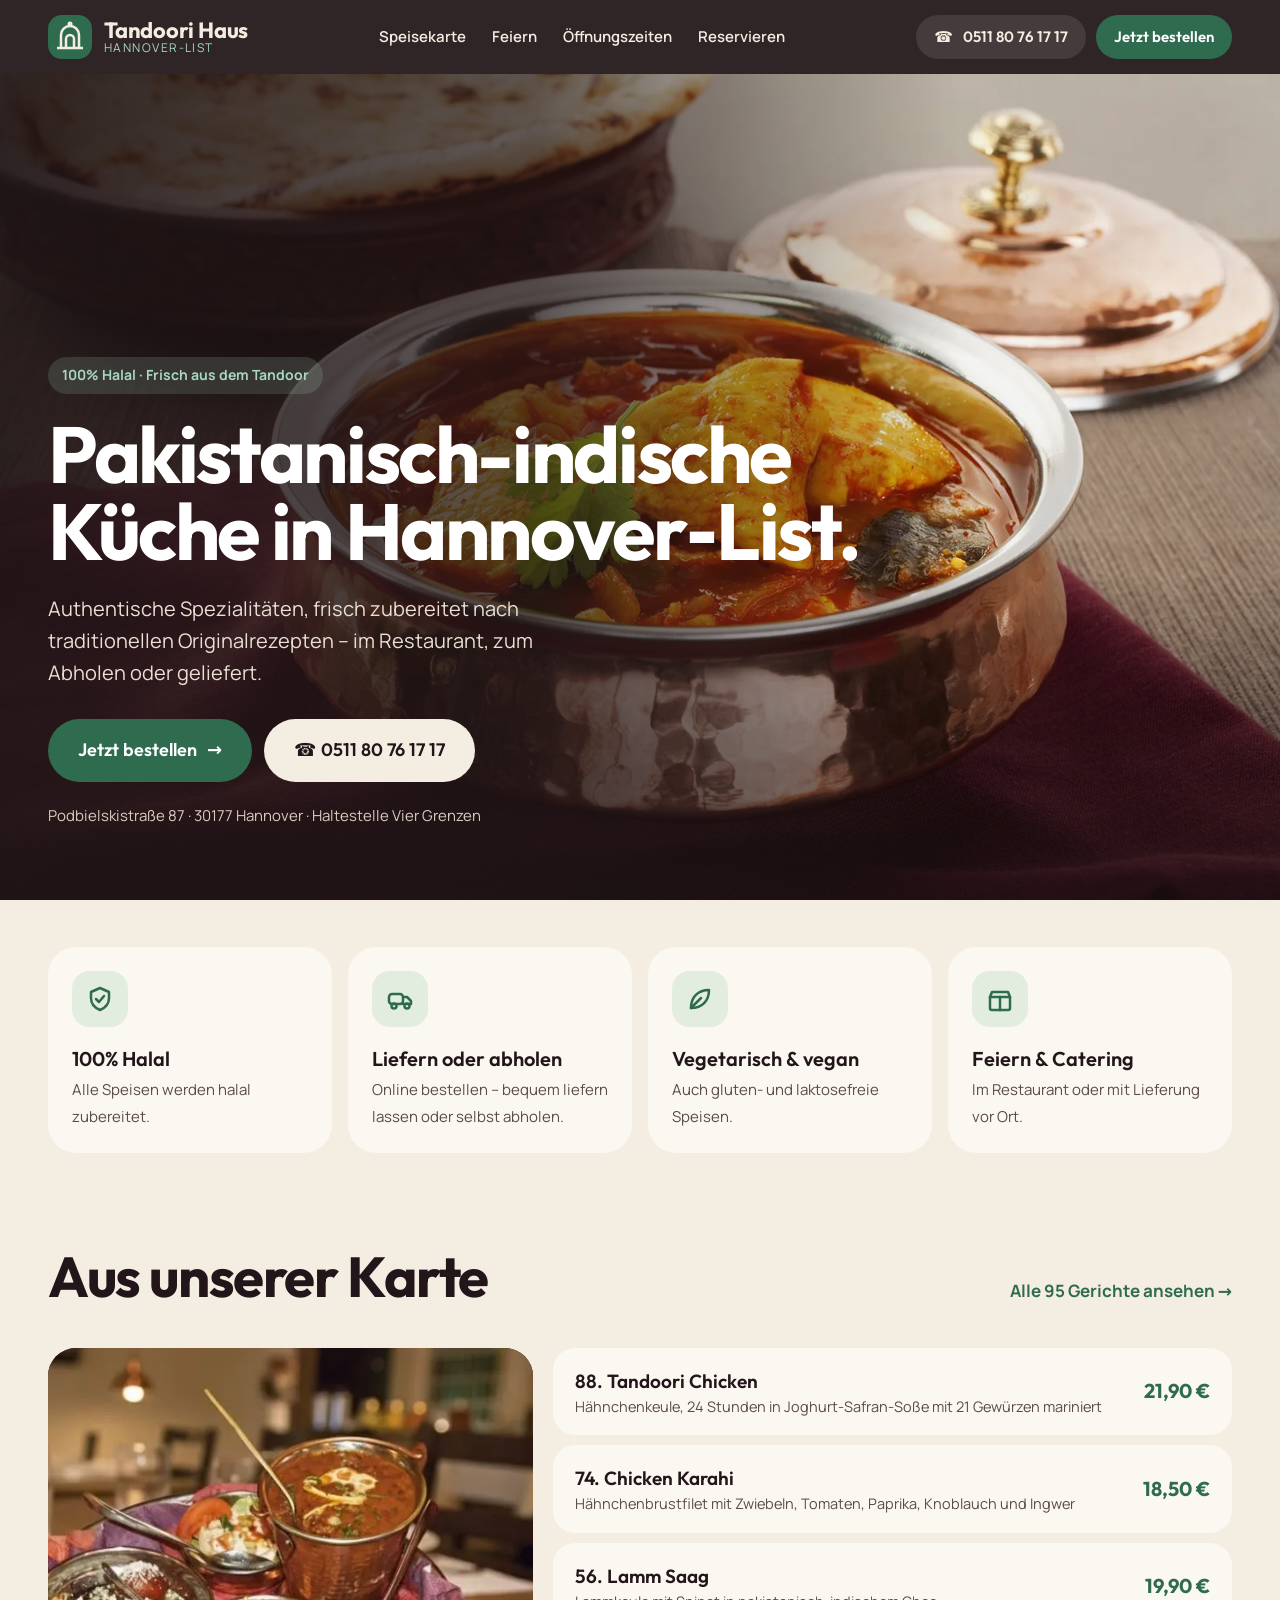
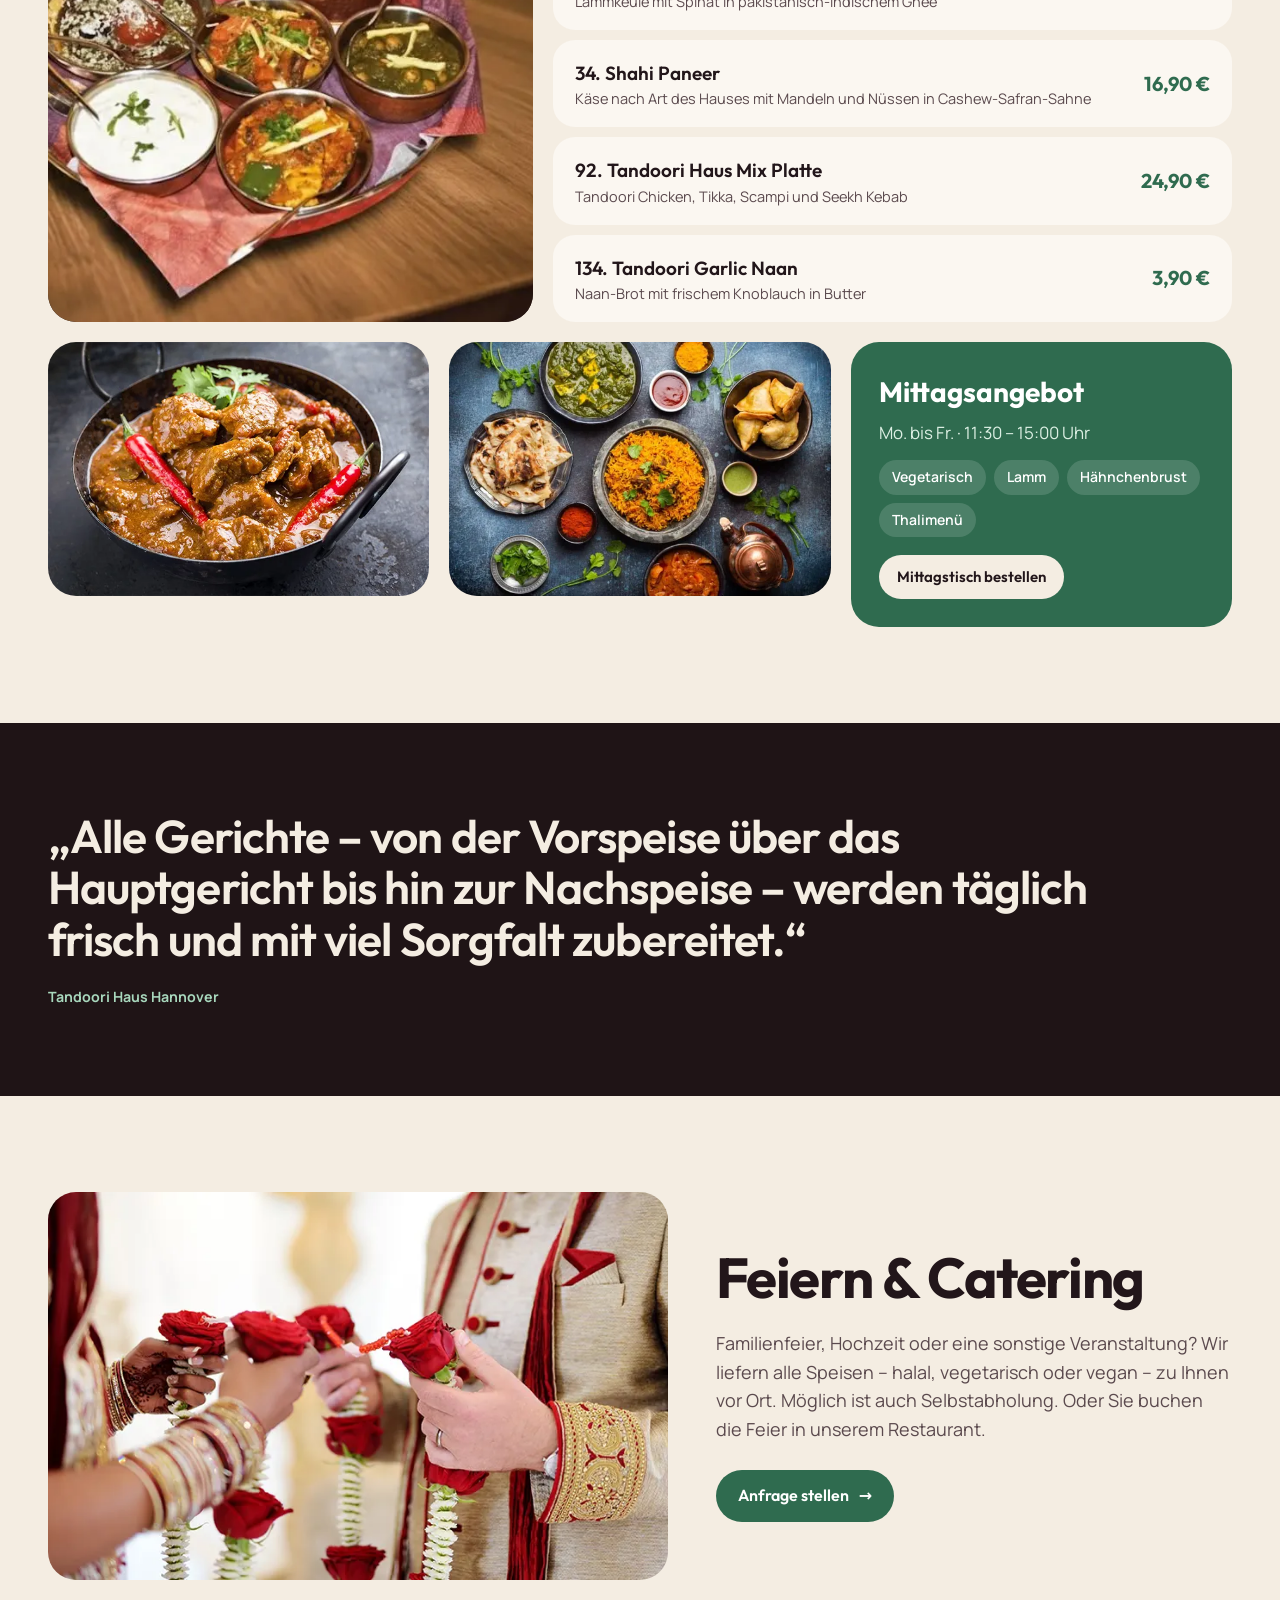
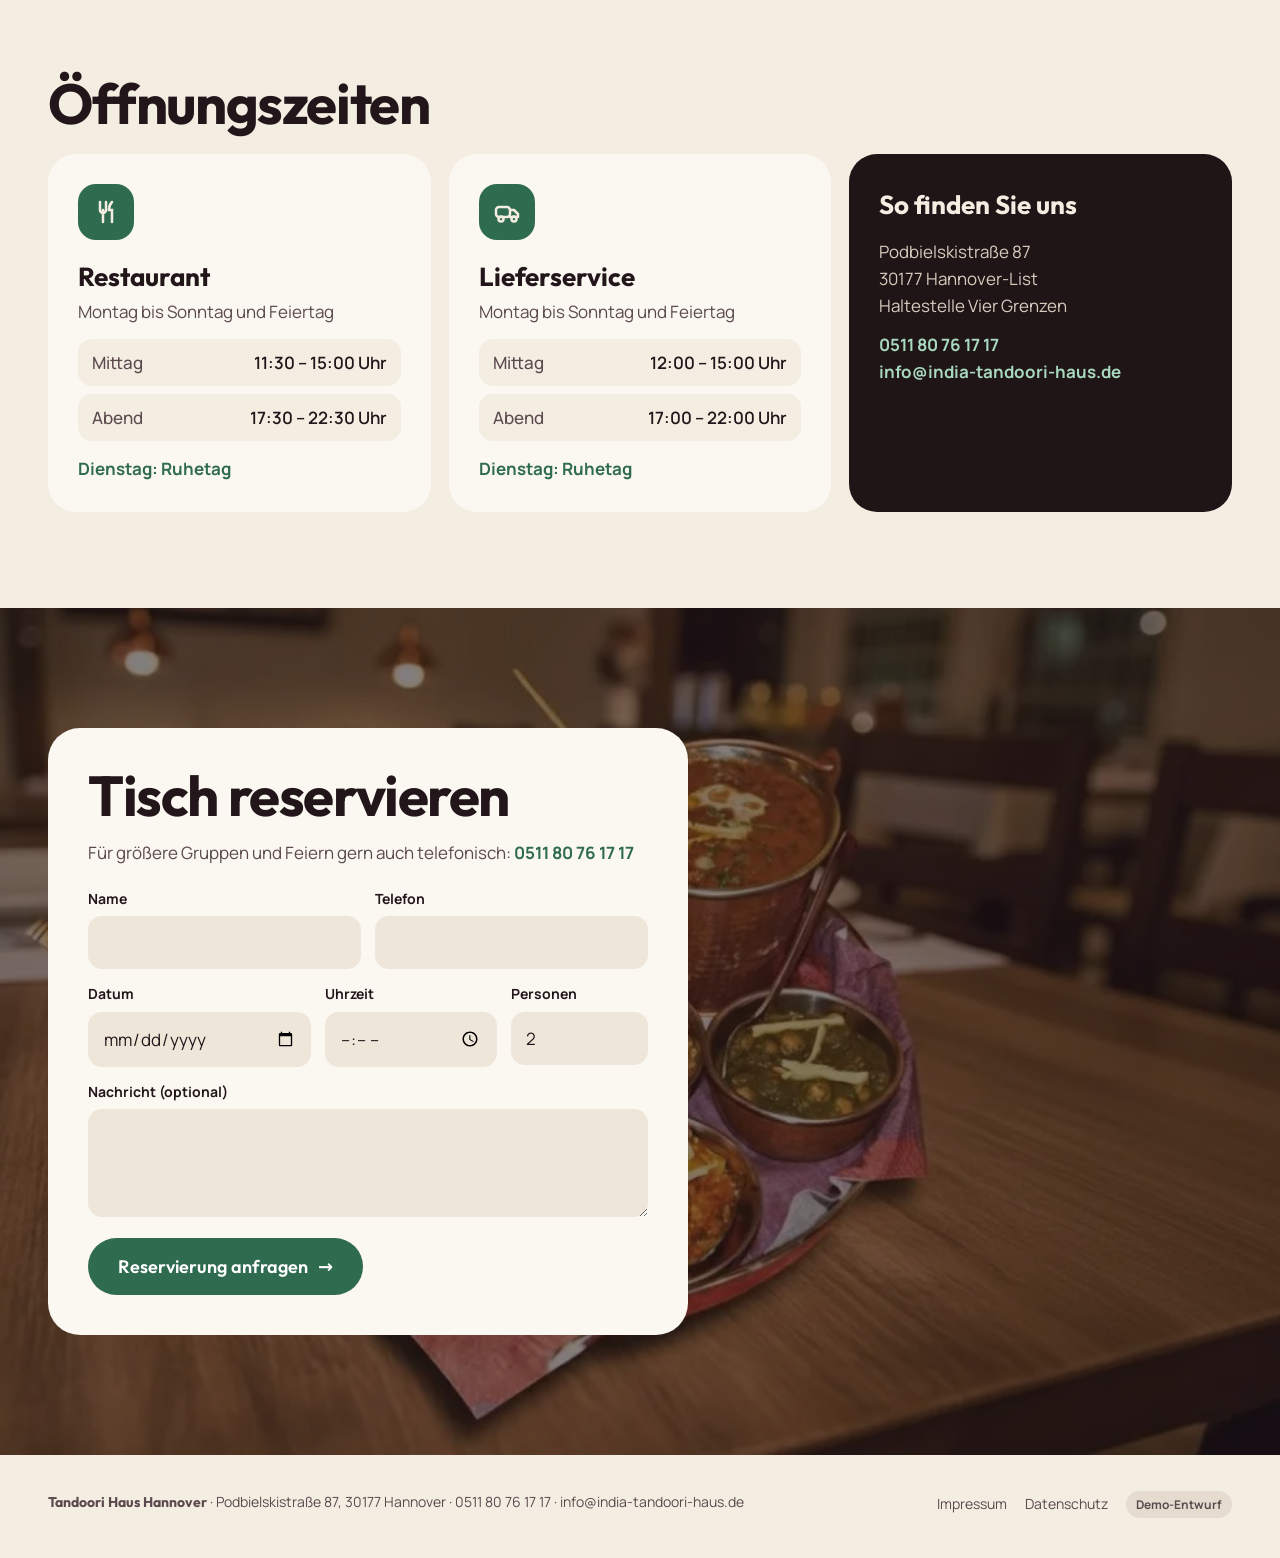
<file: index.html>
<!doctype html>
<html lang="de">
<head>
<meta charset="utf-8">
<meta name="viewport" content="width=device-width, initial-scale=1">
<title>Tandoori Haus Hannover – Pakistanisch-indisches Restaurant & Lieferservice in der List</title>
<meta name="description" content="Pakistanisch-indische Küche in Hannover-List, 100% halal: Restaurant, Abholung und Lieferservice. Podbielskistraße 87. Jetzt online bestellen oder Tisch reservieren.">
<meta name="robots" content="noindex, nofollow">
<link rel="canonical" href="https://tandoori-haus-hannover.vercel.app/">
<meta property="og:title" content="Tandoori Haus Hannover – Pakistanisch-indisches Restaurant & Lieferservice in der List"><meta property="og:description" content="Pakistanisch-indische Küche in Hannover-List, 100% halal: Restaurant, Abholung und Lieferservice. Podbielskistraße 87. Jetzt online bestellen oder Tisch reservieren."><meta property="og:image" content="https://tandoori-haus-hannover.vercel.app/img/hero-1600.webp"><meta property="og:locale" content="de_DE">
<meta name="theme-color" content="#1f1416">
<link rel="icon" href="/favicon.svg" type="image/svg+xml">
<link rel="preload" href="/fonts/outfit.woff2" as="font" type="font/woff2" crossorigin>
<link rel="preload" href="/img/hero-1600.webp" as="image" media="(min-width:701px)"><link rel="preload" href="/img/hero-900.webp" as="image" media="(max-width:700px)">
<link rel="stylesheet" href="/styles.css">
<script type="application/ld+json">{"@context": "https://schema.org", "@type": "Restaurant", "name": "Tandoori Haus Hannover", "servesCuisine": ["Pakistanisch", "Indisch"], "telephone": "+49 511 80761717", "email": "info@india-tandoori-haus.de", "address": {"@type": "PostalAddress", "streetAddress": "Podbielskistraße 87", "postalCode": "30177", "addressLocality": "Hannover", "addressCountry": "DE"}, "url": "https://tandoori-haus-hannover.vercel.app/", "hasMenu": "https://tandoori-haus.de/menu", "acceptsReservations": true, "openingHoursSpecification": [{"@type": "OpeningHoursSpecification", "dayOfWeek": "Monday", "opens": "11:30", "closes": "15:00"}, {"@type": "OpeningHoursSpecification", "dayOfWeek": "Monday", "opens": "17:30", "closes": "22:30"}, {"@type": "OpeningHoursSpecification", "dayOfWeek": "Wednesday", "opens": "11:30", "closes": "15:00"}, {"@type": "OpeningHoursSpecification", "dayOfWeek": "Wednesday", "opens": "17:30", "closes": "22:30"}, {"@type": "OpeningHoursSpecification", "dayOfWeek": "Thursday", "opens": "11:30", "closes": "15:00"}, {"@type": "OpeningHoursSpecification", "dayOfWeek": "Thursday", "opens": "17:30", "closes": "22:30"}, {"@type": "OpeningHoursSpecification", "dayOfWeek": "Friday", "opens": "11:30", "closes": "15:00"}, {"@type": "OpeningHoursSpecification", "dayOfWeek": "Friday", "opens": "17:30", "closes": "22:30"}, {"@type": "OpeningHoursSpecification", "dayOfWeek": "Saturday", "opens": "11:30", "closes": "15:00"}, {"@type": "OpeningHoursSpecification", "dayOfWeek": "Saturday", "opens": "17:30", "closes": "22:30"}, {"@type": "OpeningHoursSpecification", "dayOfWeek": "Sunday", "opens": "11:30", "closes": "15:00"}, {"@type": "OpeningHoursSpecification", "dayOfWeek": "Sunday", "opens": "17:30", "closes": "22:30"}]}</script>
</head>
<body>
<header class="top"><div class="wrap nav">
 <a class="logo" href="#top" aria-label="Tandoori Haus Hannover – Startseite">
  <svg width="44" height="44" viewBox="0 0 44 44" aria-hidden="true"><rect width="44" height="44" rx="14" fill="#2f6b4f"/><g fill="none" stroke="#f4ede2" stroke-width="2.5" stroke-linejoin="round"><path d="M13 33V20a9 9 0 0 1 18 0v13"/><path d="M18 33v-9a4 4 0 0 1 8 0v9"/><path d="M9 33h26"/></g><circle class="dome" cx="22" cy="9" r="2.5" fill="#f4ede2"/></svg>
  <span><b>Tandoori Haus</b><small>Hannover-List</small></span>
 </a>
 <nav class="links" aria-label="Seitennavigation"><a href="#karte">Speisekarte</a><a href="#feiern">Feiern</a><a href="#zeiten">Öffnungszeiten</a><a href="#reservieren">Reservieren</a></nav>
 <div class="hbtn"><a class="btn ghost sm" href="tel:+4951180761717" aria-label="Anrufen: 0511 80 76 17 17">☎ <span class="hide-s">0511 80 76 17 17</span><span class="show-s">Anrufen</span></a><a class="btn sm hide-s" href="https://tandoori-haus.de/menu">Jetzt bestellen</a></div>
</div></header>
<main id="top">
 <section class="hero">
  <picture><source media="(max-width:700px)" srcset="/img/hero-900.webp"><img src="/img/hero-1600.webp" width="1600" height="1066" alt="Chicken Bhuna im Kupfertopf, dahinter frisches Naan-Brot" fetchpriority="high"></picture>
  <div class="wrap hero-in">
   <span class="badge">100% Halal · Frisch aus dem Tandoor</span>
   <h1>Pakistanisch-indische Küche in Hannover&#8209;List.</h1>
   <p class="lead">Authentische Spezialitäten, frisch zubereitet nach traditionellen Originalrezepten – im Restaurant, zum Abholen oder geliefert.</p>
   <div class="ctas"><a class="btn big" href="https://tandoori-haus.de/menu">Jetzt bestellen <span class="arr">→</span></a><a class="btn light big" href="tel:+4951180761717">☎ 0511 80 76 17 17</a></div>
   <p class="addr">Podbielskistraße 87 · 30177 Hannover · Haltestelle Vier Grenzen</p>
  </div>
 </section>

 <div class="wrap">
  <div class="facts">
   <div class="fact"><div class="ico"><svg width="28" height="28" viewBox="0 0 28 28" fill="none" stroke="#2f6b4f" stroke-width="2.5" stroke-linecap="round" stroke-linejoin="round"><path d="M14 3l9 4v6c0 6-4 10-9 12-5-2-9-6-9-12V7z"/><path d="M10 14l3 3 5-6"/></svg></div><b>100% Halal</b><span>Alle Speisen werden halal zubereitet.</span></div>
   <div class="fact"><div class="ico"><svg width="28" height="28" viewBox="0 0 28 28" fill="none" stroke="#2f6b4f" stroke-width="2.5" stroke-linecap="round" stroke-linejoin="round"><rect x="3" y="9" width="14" height="10" rx="3"/><path d="M17 12h4l4 4v3h-8"/><circle cx="8" cy="21" r="2.5"/><circle cx="21" cy="21" r="2.5"/></svg></div><b>Liefern oder abholen</b><span>Online bestellen – bequem liefern lassen oder selbst abholen.</span></div>
   <div class="fact"><div class="ico"><svg width="28" height="28" viewBox="0 0 28 28" fill="none" stroke="#2f6b4f" stroke-width="2.5" stroke-linecap="round" stroke-linejoin="round"><path d="M5 23C5 12 12 5 23 5c0 11-7 18-18 18z"/><path d="M5 23L15 13"/></svg></div><b>Vegetarisch &amp; vegan</b><span>Auch gluten- und laktosefreie Speisen.</span></div>
   <div class="fact"><div class="ico"><svg width="28" height="28" viewBox="0 0 28 28" fill="none" stroke="#2f6b4f" stroke-width="2.5" stroke-linecap="round" stroke-linejoin="round"><path d="M4 12h20v11a2 2 0 0 1-2 2H6a2 2 0 0 1-2-2z"/><path d="M14 12v13M4 12l2-5h16l2 5"/></svg></div><b>Feiern &amp; Catering</b><span>Im Restaurant oder mit Lieferung vor Ort.</span></div>
  </div>

  <section id="karte">
   <div class="sec-head"><h2>Aus unserer Karte</h2><a class="ul" href="https://tandoori-haus.de/menu">Alle 95 Gerichte ansehen →</a></div>
   <div class="menu-grid">
    <figure class="ph tall"><img src="/img/thali-1000.webp" srcset="/img/thali-600.webp 600w, /img/thali-1000.webp 1000w" sizes="(max-width:700px) 100vw, 40vw" width="1000" height="652" loading="lazy" alt="Thali-Platte mit mehreren kleinen Schalen Curry, Reis und Raita auf einem Restauranttisch"></figure>
    <ul class="dishes">
     <li><div><b>88. Tandoori Chicken</b><span>Hähnchenkeule, 24 Stunden in Joghurt-Safran-Soße mit 21 Gewürzen mariniert</span></div><em>21,90 €</em></li>
     <li><div><b>74. Chicken Karahi</b><span>Hähnchenbrustfilet mit Zwiebeln, Tomaten, Paprika, Knoblauch und Ingwer</span></div><em>18,50 €</em></li>
     <li><div><b>56. Lamm Saag</b><span>Lammkeule mit Spinat in pakistanisch-indischem Ghee</span></div><em>19,90 €</em></li>
     <li><div><b>34. Shahi Paneer</b><span>Käse nach Art des Hauses mit Mandeln und Nüssen in Cashew-Safran-Sahne</span></div><em>16,90 €</em></li>
     <li><div><b>92. Tandoori Haus Mix Platte</b><span>Tandoori Chicken, Tikka, Scampi und Seekh Kebab</span></div><em>24,90 €</em></li>
     <li><div><b>134. Tandoori Garlic Naan</b><span>Naan-Brot mit frischem Knoblauch in Butter</span></div><em>3,90 €</em></li>
    </ul>
   </div>
   <div class="strip">
    <figure class="ph"><img src="/img/karahi-600.webp" width="600" height="400" loading="lazy" alt="Lammcurry in einer schwarzen Karahi-Pfanne mit roten Chilischoten"></figure>
    <figure class="ph"><img src="/img/vegetarisch-600.webp" srcset="/img/vegetarisch-600.webp 600w, /img/vegetarisch-1024.webp 1024w" sizes="(max-width:700px) 100vw, 33vw" width="600" height="441" loading="lazy" alt="Vegetarische Gerichte von oben: Linsen, Spinat, Reis, Samosas und Naan"></figure>
    <div class="lunch"><b>Mittagsangebot</b><p>Mo. bis Fr. · 11:30 – 15:00 Uhr</p><div class="chips"><span>Vegetarisch</span><span>Lamm</span><span>Hähnchenbrust</span><span>Thalimenü</span></div><a class="btn sm" href="https://tandoori-haus.de/menu">Mittagstisch bestellen</a></div>
   </div>
  </section>
 </div>

 <section class="quote"><div class="wrap"><p>„Alle Gerichte – von der Vorspeise über das Hauptgericht bis hin zur Nachspeise – werden täglich frisch und mit viel Sorgfalt zubereitet.“</p><small>Tandoori Haus Hannover</small></div></section>

 <div class="wrap">
  <section id="feiern" class="party">
   <figure class="ph"><img src="/img/feier-790.webp" width="790" height="450" loading="lazy" alt="Hochzeitspaar in festlicher pakistanischer Kleidung mit Rosengirlande"></figure>
   <div>
    <h2>Feiern &amp; Catering</h2>
    <p>Familienfeier, Hochzeit oder eine sonstige Veranstaltung? Wir liefern alle Speisen – halal, vegetarisch oder vegan – zu Ihnen vor Ort. Möglich ist auch Selbstabholung. Oder Sie buchen die Feier in unserem Restaurant.</p>
    <a class="btn" href="#reservieren">Anfrage stellen <span class="arr">→</span></a>
   </div>
  </section>

  <section id="zeiten">
   <h2>Öffnungszeiten</h2>
   <div class="hours">
    <div class="hcard"><div class="ico dark"><svg width="28" height="28" viewBox="0 0 28 28" fill="none" stroke="#f4ede2" stroke-width="2.5" stroke-linecap="round"><path d="M8 4v8a3 3 0 0 0 6 0V4M11 12v12M20 4c-2 2-3 5-3 8h3v12"/></svg></div><b>Restaurant</b><p>Montag bis Sonntag und Feiertag</p><ul><li><span>Mittag</span>11:30 – 15:00 Uhr</li><li><span>Abend</span>17:30 – 22:30 Uhr</li></ul><p class="rest">Dienstag: Ruhetag</p></div>
    <div class="hcard"><div class="ico dark"><svg width="28" height="28" viewBox="0 0 28 28" fill="none" stroke="#f4ede2" stroke-width="2.5" stroke-linecap="round" stroke-linejoin="round"><rect x="3" y="9" width="14" height="10" rx="3"/><path d="M17 12h4l4 4v3h-8"/><circle cx="8" cy="21" r="2.5"/><circle cx="21" cy="21" r="2.5"/></svg></div><b>Lieferservice</b><p>Montag bis Sonntag und Feiertag</p><ul><li><span>Mittag</span>12:00 – 15:00 Uhr</li><li><span>Abend</span>17:00 – 22:00 Uhr</li></ul><p class="rest">Dienstag: Ruhetag</p></div>
    <div class="hcard accent"><b>So finden Sie uns</b><p>Podbielskistraße 87<br>30177 Hannover-List<br>Haltestelle Vier Grenzen</p><p><a class="ul" href="tel:+4951180761717">0511 80 76 17 17</a><br><a class="ul" href="mailto:info@india-tandoori-haus.de">info@india-tandoori-haus.de</a></p></div>
   </div>
  </section>
 </div>

 <section id="reservieren" class="resv">
  <img class="resv-bg" src="/img/thali-1000.webp" width="1000" height="652" loading="lazy" alt="" aria-hidden="true">
  <div class="wrap">
   <form class="card" id="f" novalidate>
    <h2>Tisch reservieren</h2>
    <p class="sub">Für größere Gruppen und Feiern gern auch telefonisch: <a class="ul" href="tel:+4951180761717">0511 80 76 17 17</a></p>
    <div class="fields">
     <div class="row"><div><label for="n">Name</label><input id="n" autocomplete="name"></div><div><label for="p">Telefon</label><input id="p" type="tel" autocomplete="tel"></div></div>
     <div class="row3"><div><label for="d">Datum</label><input id="d" type="date"></div><div><label for="t">Uhrzeit</label><input id="t" type="time"></div><div><label for="g">Personen</label><input id="g" type="number" min="1" value="2"></div></div>
     <label for="m">Nachricht (optional)</label><textarea id="m" rows="3"></textarea>
     <button class="btn big" type="submit">Reservierung anfragen <span class="arr">→</span></button>
    </div>
    <div class="done" role="status" aria-live="polite"><p class="bigt">Demo – Formular wird bei Go-live angeschlossen.</p><p>In dieser Vorschau wird keine Reservierung verschickt. Reservieren Sie bis dahin bitte telefonisch.</p></div>
   </form>
  </div>
 </section>
</main>
<footer class="wrap foot"><span><b>Tandoori Haus Hannover</b> · Podbielskistraße 87, 30177 Hannover · <a href="tel:+4951180761717">0511 80 76 17 17</a> · <a href="mailto:info@india-tandoori-haus.de">info@india-tandoori-haus.de</a></span><span class="fl"><a href="/impressum">Impressum</a><a href="/datenschutz">Datenschutz</a><span class="demo">Demo-Entwurf</span></span></footer>
<div class="mbar"><a class="btn" href="https://tandoori-haus.de/menu">Jetzt bestellen</a><a class="btn light" href="tel:+4951180761717" aria-label="Anrufen">☎ Anrufen</a></div>
<script>document.getElementById('f').addEventListener('submit',function(e){e.preventDefault();this.classList.add('sent')});</script>

</body>
</html>
</file>
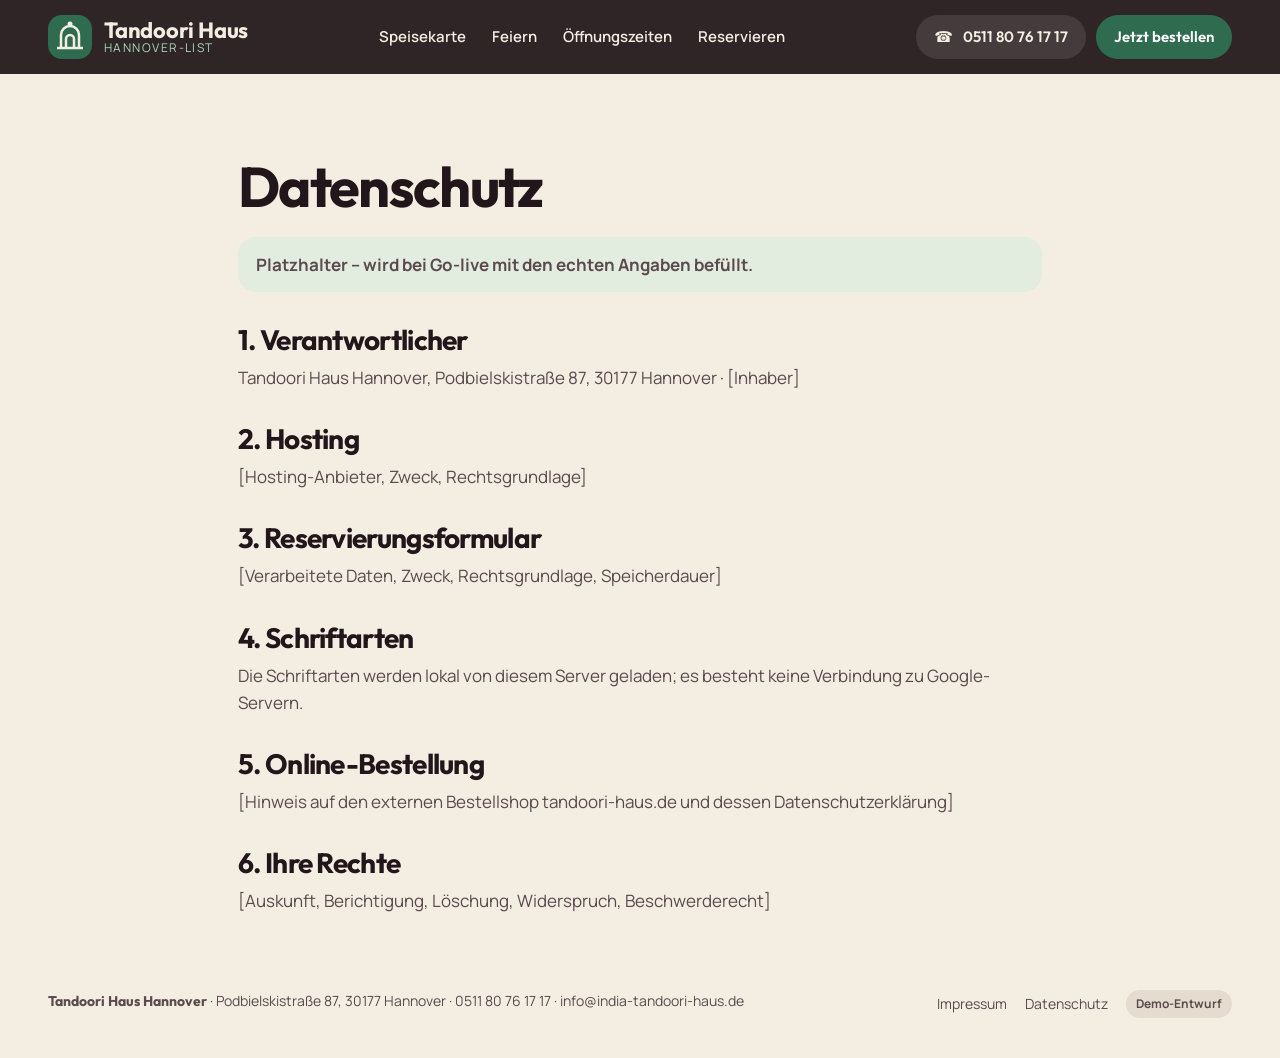
<file: datenschutz.html>
<!doctype html>
<html lang="de">
<head>
<meta charset="utf-8">
<meta name="viewport" content="width=device-width, initial-scale=1">
<title>Datenschutz | Tandoori Haus Hannover</title>
<meta name="description" content="Datenschutz – Tandoori Haus Hannover (Platzhalter).">
<meta name="robots" content="noindex, nofollow">
<link rel="canonical" href="https://tandoori-haus-hannover.vercel.app/datenschutz">
<meta property="og:title" content="Datenschutz | Tandoori Haus Hannover"><meta property="og:description" content="Datenschutz – Tandoori Haus Hannover (Platzhalter)."><meta property="og:image" content="https://tandoori-haus-hannover.vercel.app/img/hero-1600.webp"><meta property="og:locale" content="de_DE">
<meta name="theme-color" content="#1f1416">
<link rel="icon" href="/favicon.svg" type="image/svg+xml">
<link rel="preload" href="/fonts/outfit.woff2" as="font" type="font/woff2" crossorigin>

<link rel="stylesheet" href="/styles.css">

</head>
<body><header class="top"><div class="wrap nav">
 <a class="logo" href="/#top" aria-label="Tandoori Haus Hannover – Startseite">
  <svg width="44" height="44" viewBox="0 0 44 44" aria-hidden="true"><rect width="44" height="44" rx="14" fill="#2f6b4f"/><g fill="none" stroke="#f4ede2" stroke-width="2.5" stroke-linejoin="round"><path d="M13 33V20a9 9 0 0 1 18 0v13"/><path d="M18 33v-9a4 4 0 0 1 8 0v9"/><path d="M9 33h26"/></g><circle class="dome" cx="22" cy="9" r="2.5" fill="#f4ede2"/></svg>
  <span><b>Tandoori Haus</b><small>Hannover-List</small></span>
 </a>
 <nav class="links" aria-label="Seitennavigation"><a href="/#karte">Speisekarte</a><a href="/#feiern">Feiern</a><a href="/#zeiten">Öffnungszeiten</a><a href="/#reservieren">Reservieren</a></nav>
 <div class="hbtn"><a class="btn ghost sm" href="tel:+4951180761717" aria-label="Anrufen: 0511 80 76 17 17">☎ <span class="hide-s">0511 80 76 17 17</span><span class="show-s">Anrufen</span></a><a class="btn sm hide-s" href="https://tandoori-haus.de/menu">Jetzt bestellen</a></div>
</div></header>
<main class="wrap legal" style="padding:64px 28px 40px;max-width:860px"><h1 style="font-size:56px;color:var(--ink)">Datenschutz</h1><p class="phb">Platzhalter – wird bei Go-live mit den echten Angaben befüllt.</p><style>.phb{background:#e2ecdf;border-radius:18px;padding:14px 18px;font-weight:700;margin:8px 0 28px}.legal h2{font-size:28px;margin:34px 0 10px}.legal p{color:var(--muted)}.legal dl{display:grid;grid-template-columns:200px 1fr;gap:8px 18px;background:var(--card);border-radius:22px;padding:22px 24px}.legal dt{font-weight:700}.legal dd{color:var(--muted)}@media(max-width:700px){.legal dl{grid-template-columns:1fr}.legal h1{font-size:44px!important}}</style><h2>1. Verantwortlicher</h2><p>Tandoori Haus Hannover, Podbielskistraße 87, 30177 Hannover · [Inhaber]</p><h2>2. Hosting</h2><p>[Hosting-Anbieter, Zweck, Rechtsgrundlage]</p><h2>3. Reservierungsformular</h2><p>[Verarbeitete Daten, Zweck, Rechtsgrundlage, Speicherdauer]</p><h2>4. Schriftarten</h2><p>Die Schriftarten werden lokal von diesem Server geladen; es besteht keine Verbindung zu Google-Servern.</p><h2>5. Online-Bestellung</h2><p>[Hinweis auf den externen Bestellshop tandoori-haus.de und dessen Datenschutzerklärung]</p><h2>6. Ihre Rechte</h2><p>[Auskunft, Berichtigung, Löschung, Widerspruch, Beschwerderecht]</p></main><footer class="wrap foot"><span><b>Tandoori Haus Hannover</b> · Podbielskistraße 87, 30177 Hannover · <a href="tel:+4951180761717">0511 80 76 17 17</a> · <a href="mailto:info@india-tandoori-haus.de">info@india-tandoori-haus.de</a></span><span class="fl"><a href="/impressum">Impressum</a><a href="/datenschutz">Datenschutz</a><span class="demo">Demo-Entwurf</span></span></footer>
</body></html>
</file>
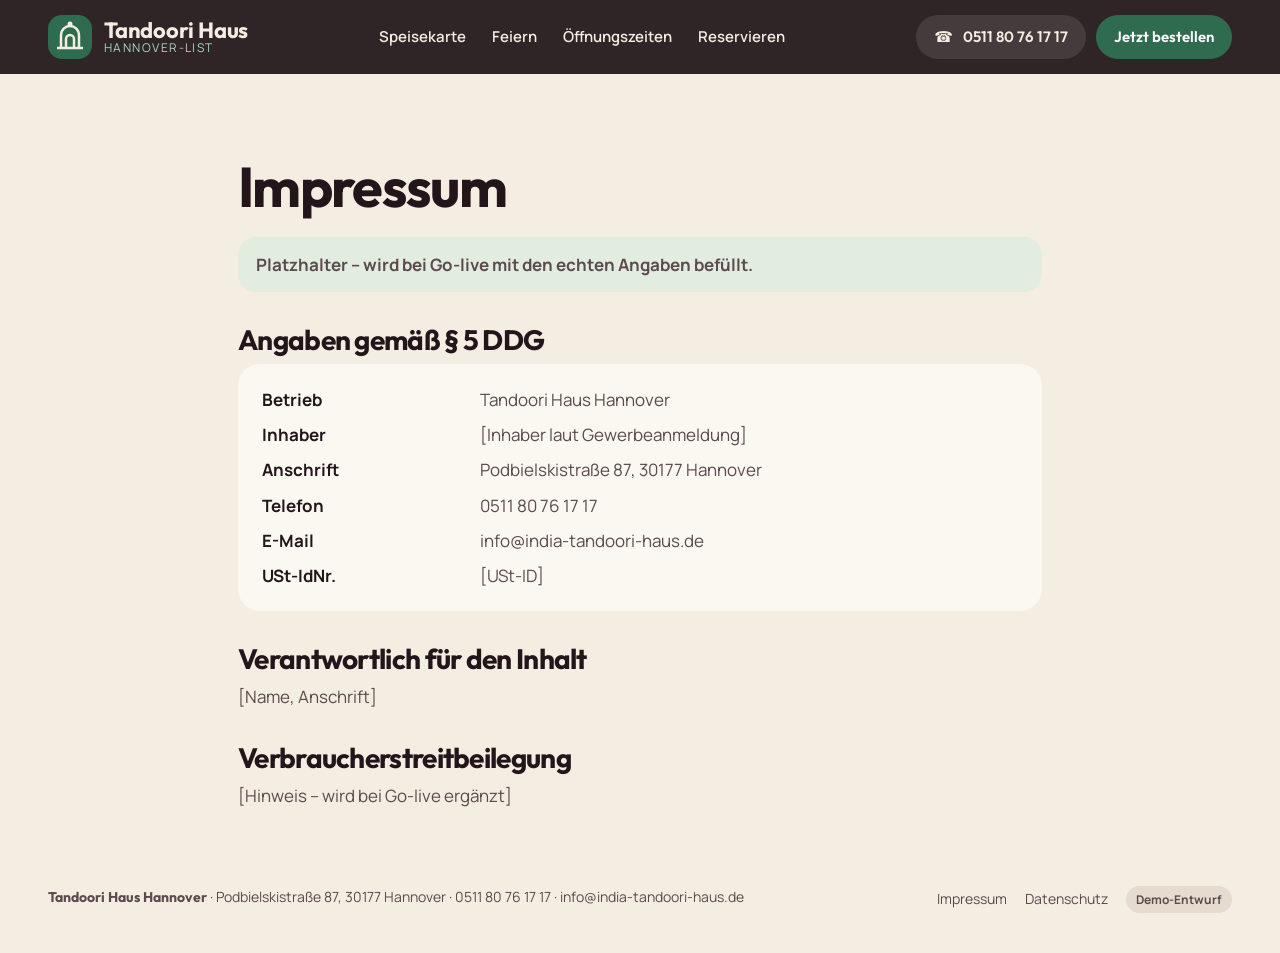
<file: impressum.html>
<!doctype html>
<html lang="de">
<head>
<meta charset="utf-8">
<meta name="viewport" content="width=device-width, initial-scale=1">
<title>Impressum | Tandoori Haus Hannover</title>
<meta name="description" content="Impressum – Tandoori Haus Hannover (Platzhalter).">
<meta name="robots" content="noindex, nofollow">
<link rel="canonical" href="https://tandoori-haus-hannover.vercel.app/impressum">
<meta property="og:title" content="Impressum | Tandoori Haus Hannover"><meta property="og:description" content="Impressum – Tandoori Haus Hannover (Platzhalter)."><meta property="og:image" content="https://tandoori-haus-hannover.vercel.app/img/hero-1600.webp"><meta property="og:locale" content="de_DE">
<meta name="theme-color" content="#1f1416">
<link rel="icon" href="/favicon.svg" type="image/svg+xml">
<link rel="preload" href="/fonts/outfit.woff2" as="font" type="font/woff2" crossorigin>

<link rel="stylesheet" href="/styles.css">

</head>
<body><header class="top"><div class="wrap nav">
 <a class="logo" href="/#top" aria-label="Tandoori Haus Hannover – Startseite">
  <svg width="44" height="44" viewBox="0 0 44 44" aria-hidden="true"><rect width="44" height="44" rx="14" fill="#2f6b4f"/><g fill="none" stroke="#f4ede2" stroke-width="2.5" stroke-linejoin="round"><path d="M13 33V20a9 9 0 0 1 18 0v13"/><path d="M18 33v-9a4 4 0 0 1 8 0v9"/><path d="M9 33h26"/></g><circle class="dome" cx="22" cy="9" r="2.5" fill="#f4ede2"/></svg>
  <span><b>Tandoori Haus</b><small>Hannover-List</small></span>
 </a>
 <nav class="links" aria-label="Seitennavigation"><a href="/#karte">Speisekarte</a><a href="/#feiern">Feiern</a><a href="/#zeiten">Öffnungszeiten</a><a href="/#reservieren">Reservieren</a></nav>
 <div class="hbtn"><a class="btn ghost sm" href="tel:+4951180761717" aria-label="Anrufen: 0511 80 76 17 17">☎ <span class="hide-s">0511 80 76 17 17</span><span class="show-s">Anrufen</span></a><a class="btn sm hide-s" href="https://tandoori-haus.de/menu">Jetzt bestellen</a></div>
</div></header>
<main class="wrap legal" style="padding:64px 28px 40px;max-width:860px"><h1 style="font-size:56px;color:var(--ink)">Impressum</h1><p class="phb">Platzhalter – wird bei Go-live mit den echten Angaben befüllt.</p><style>.phb{background:#e2ecdf;border-radius:18px;padding:14px 18px;font-weight:700;margin:8px 0 28px}.legal h2{font-size:28px;margin:34px 0 10px}.legal p{color:var(--muted)}.legal dl{display:grid;grid-template-columns:200px 1fr;gap:8px 18px;background:var(--card);border-radius:22px;padding:22px 24px}.legal dt{font-weight:700}.legal dd{color:var(--muted)}@media(max-width:700px){.legal dl{grid-template-columns:1fr}.legal h1{font-size:44px!important}}</style><h2>Angaben gemäß § 5 DDG</h2><dl><dt>Betrieb</dt><dd>Tandoori Haus Hannover</dd><dt>Inhaber</dt><dd>[Inhaber laut Gewerbeanmeldung]</dd><dt>Anschrift</dt><dd>Podbielskistraße 87, 30177 Hannover</dd><dt>Telefon</dt><dd>0511 80 76 17 17</dd><dt>E-Mail</dt><dd>info@india-tandoori-haus.de</dd><dt>USt-IdNr.</dt><dd>[USt-ID]</dd></dl><h2>Verantwortlich für den Inhalt</h2><p>[Name, Anschrift]</p><h2>Verbraucherstreitbeilegung</h2><p>[Hinweis – wird bei Go-live ergänzt]</p></main><footer class="wrap foot"><span><b>Tandoori Haus Hannover</b> · Podbielskistraße 87, 30177 Hannover · <a href="tel:+4951180761717">0511 80 76 17 17</a> · <a href="mailto:info@india-tandoori-haus.de">info@india-tandoori-haus.de</a></span><span class="fl"><a href="/impressum">Impressum</a><a href="/datenschutz">Datenschutz</a><span class="demo">Demo-Entwurf</span></span></footer>
</body></html>
</file>
<file: styles.css>
@font-face {
  font-family: 'Manrope';
  font-style: normal;
  font-weight: 400 700;
  font-display: swap;
  src: url(/fonts/manrope.woff2) format('woff2');
  unicode-range: U+0000-00FF, U+0131, U+0152-0153, U+02BB-02BC, U+02C6, U+02DA, U+02DC, U+0304, U+0308, U+0329, U+2000-206F, U+20AC, U+2122, U+2191, U+2193, U+2212, U+2215, U+FEFF, U+FFFD;
}
@font-face {
  font-family: 'Outfit';
  font-style: normal;
  font-weight: 500 800;
  font-display: swap;
  src: url(/fonts/outfit.woff2) format('woff2');
  unicode-range: U+0000-00FF, U+0131, U+0152-0153, U+02BB-02BC, U+02C6, U+02DA, U+02DC, U+0304, U+0308, U+0329, U+2000-206F, U+20AC, U+2122, U+2191, U+2193, U+2212, U+2215, U+FEFF, U+FFFD;
}
:root{--base:#f4ede2;--card:#fbf7f1;--ink:#22161a;--muted:#5b4a4e;--acc:#2f6b4f;--acc-d:#235540;--acc-l:#a8d8bd;--dark:#1f1416;--dark2:#2e1f22;--r:28px}
*{box-sizing:border-box;margin:0;padding:0}
html{font-family:"Manrope",system-ui,sans-serif;scroll-behavior:smooth;scroll-padding-top:80px}
body{background:var(--base);color:var(--ink);font-size:17px;line-height:1.6;font-family:"Manrope",system-ui,sans-serif}
main{overflow-x:clip}
h1,h2,b,.btn,.logo b{font-family:"Outfit",system-ui,sans-serif}
a{color:inherit}
img{display:block;max-width:100%;height:auto}
.wrap{max-width:1240px;margin:0 auto;padding:0 28px}
.top{position:sticky;top:0;z-index:20;background:rgba(31,20,22,.92);backdrop-filter:blur(10px);color:#f4ede2}
.nav{height:74px;display:flex;align-items:center;justify-content:space-between;gap:20px}
.logo{display:flex;gap:12px;align-items:center;text-decoration:none;line-height:1.05}
.logo b{display:block;font-size:22px;font-weight:700;letter-spacing:-.01em}
.logo small{display:block;font-size:12px;letter-spacing:.12em;text-transform:uppercase;color:var(--acc-l)}
.logo .dome{transition:transform .3s ease;transform-box:fill-box;transform-origin:center}
.logo:hover .dome{transform:translateY(-2px)}
.links{display:flex;gap:26px;font-weight:600;font-size:15px}
.links a,.ul{text-decoration:none;background:linear-gradient(currentColor,currentColor) 0 100%/0 2px no-repeat;transition:background-size .3s ease}
.links a:hover,.ul:hover{background-size:100% 2px}
.ul{font-weight:700;color:var(--acc)}
.hbtn{display:flex;gap:10px}
.btn{display:inline-flex;align-items:center;gap:10px;background:var(--acc);color:#fff;text-decoration:none;font-weight:600;border:0;cursor:pointer;font-size:16px;padding:13px 22px;border-radius:999px;transition:background .25s ease;white-space:nowrap}
.btn:hover{background:var(--acc-d)}
.btn .arr{transition:transform .25s ease}.btn:hover .arr{transform:translateX(4px)}
.btn.sm{padding:10px 18px;font-size:15px}
.btn.big{padding:17px 30px;font-size:18px}
.btn.ghost{background:rgba(255,255,255,.1);color:#f4ede2}.btn.ghost:hover{background:rgba(255,255,255,.18)}
.btn.light{background:#f4ede2;color:var(--ink)}.btn.light:hover{background:#fff}
.show-s{display:none}
.hero{padding-top:0!important;position:relative;min-height:calc(100vh - 74px);max-height:860px;display:flex;align-items:flex-end;color:#fff;background:var(--dark)}
.hero picture,.hero picture img{position:absolute;inset:0;width:100%;height:100%;object-fit:cover}
.hero::after{content:"";position:absolute;inset:0;background:linear-gradient(90deg,rgba(31,20,22,.92) 0%,rgba(31,20,22,.7) 42%,rgba(31,20,22,.05) 75%),linear-gradient(0deg,rgba(31,20,22,.6),transparent 40%)}
.hero-in{position:relative;z-index:1;padding-bottom:72px;padding-top:80px;width:100%}
.badge{display:inline-block;background:rgba(168,216,189,.16);color:var(--acc-l);font-weight:700;font-size:14px;padding:7px 14px;border-radius:999px}
h1{font-size:clamp(46px,6.2vw,92px);line-height:.98;letter-spacing:-.03em;font-weight:700;max-width:900px;margin:22px 0 22px}
.lead{font-size:20px;max-width:560px;color:#eadfd4}
.ctas{display:flex;gap:12px;flex-wrap:wrap;margin-top:30px}
.addr{margin-top:22px;font-size:15px;color:#d9ccbf}
.facts{display:grid;grid-template-columns:repeat(4,minmax(0,1fr));gap:16px;margin-top:-1px;padding-top:48px}
.fact{background:var(--card);border-radius:var(--r);padding:24px}
.ico{width:56px;height:56px;border-radius:18px;background:#e2ecdf;display:grid;place-items:center;margin-bottom:16px}
.ico.dark{background:var(--acc)}
.fact b{display:block;font-size:20px;font-weight:600}
.fact span{color:var(--muted);font-size:15px}
section{padding-top:96px}
h2{font-size:clamp(36px,4.4vw,62px);line-height:1;letter-spacing:-.025em;font-weight:700;margin-bottom:22px}
.sec-head{display:flex;justify-content:space-between;align-items:baseline;gap:20px;flex-wrap:wrap}
.menu-grid{display:grid;grid-template-columns:minmax(0,5fr) minmax(0,7fr);gap:20px;margin-top:20px}
.ph{border-radius:var(--r);overflow:hidden;background:var(--dark2)}
.ph img{width:100%;height:100%;object-fit:cover;transition:transform .6s ease}
.ph:hover img{transform:scale(1.03)}
.dishes{list-style:none;display:grid;gap:10px}
.dishes li{display:flex;justify-content:space-between;gap:20px;background:var(--card);border-radius:22px;padding:18px 22px;align-items:center;transition:transform .25s ease}
.dishes li:hover{transform:translateX(4px)}
.dishes b{display:block;font-size:19px;font-weight:600}
.dishes span{color:var(--muted);font-size:14.5px;line-height:1.45;display:block}
.dishes em{font-style:normal;font-family:"Outfit",sans-serif;font-weight:700;font-size:20px;color:var(--acc);white-space:nowrap}
.strip{display:grid;grid-template-columns:repeat(3,minmax(0,1fr));gap:20px;margin-top:20px}
.strip .ph{aspect-ratio:3/2}
.lunch{background:var(--acc);color:#fff;border-radius:var(--r);padding:28px}
.lunch b{font-size:28px;font-weight:700}
.lunch p{color:#dcefe3;margin:4px 0 14px}
.lunch .btn{background:#f4ede2;color:var(--ink);margin-top:18px}.lunch .btn:hover{background:#fff}
.chips{display:flex;flex-wrap:wrap;gap:8px}
.chips span{background:rgba(255,255,255,.14);padding:6px 13px;border-radius:999px;font-size:14px;font-weight:600}
.quote{background:var(--dark);color:#f4ede2;margin-top:96px;padding:88px 0}
.quote p{font-family:"Outfit",sans-serif;font-weight:600;font-size:clamp(28px,3.6vw,50px);line-height:1.12;letter-spacing:-.02em;max-width:1050px}
.quote small{display:block;margin-top:20px;color:var(--acc-l);font-weight:700}
.party{display:grid;grid-template-columns:minmax(0,6fr) minmax(0,5fr);gap:48px;align-items:center}
.party .ph{aspect-ratio:16/10}
.party p{color:var(--muted);font-size:18px;margin-bottom:26px}
.hours{display:grid;grid-template-columns:repeat(3,minmax(0,1fr));gap:18px}
.hcard{background:var(--card);border-radius:var(--r);padding:30px}
.hcard b{font-size:26px;font-weight:700;display:block}
.hcard p{color:var(--muted)}
.hcard ul{list-style:none;margin:14px 0;display:grid;gap:8px}
.hcard li{display:flex;justify-content:space-between;background:var(--base);border-radius:14px;padding:10px 14px;font-weight:600}
.hcard li span{color:var(--muted);font-weight:500}
.rest{font-weight:700;color:var(--acc)!important}
.hcard.accent{background:var(--dark);color:#f4ede2}
.hcard.accent p{color:#d9ccbf;margin-top:12px}.hcard.accent .ul{color:var(--acc-l)}
.resv{position:relative;margin-top:96px;padding:120px 0;background:var(--dark)}
.resv-bg{position:absolute;inset:0;width:100%;height:100%;object-fit:cover;opacity:.45}
.card{position:relative;max-width:640px;background:var(--card);border-radius:32px;padding:40px}
.card .sub{color:var(--muted);margin:-8px 0 22px}
.row{display:grid;grid-template-columns:1fr 1fr;gap:14px}.row3{display:grid;grid-template-columns:1.3fr 1fr .8fr;gap:14px}
label{display:block;font-size:14px;font-weight:700;margin-bottom:6px}
input,textarea{width:100%;border:0;border-radius:14px;background:#efe6da;font:inherit;color:var(--ink);padding:13px 15px;margin-bottom:14px}
input:focus,textarea:focus{outline:2px solid var(--acc)}
.done{display:none}.card.sent .fields{display:none}.card.sent .done{display:block}
.bigt{font-family:"Outfit",sans-serif;font-weight:700;font-size:28px;line-height:1.15;margin-bottom:8px}
.foot{display:flex;flex-wrap:wrap;justify-content:space-between;gap:12px 28px;padding-top:36px;padding-bottom:40px;font-size:14px;color:var(--muted)}
.foot a{text-decoration:none}.fl{display:flex;gap:18px;align-items:center}
.demo{background:#e5dccf;border-radius:999px;padding:4px 10px;font-weight:700;font-size:12px}
.mbar{display:none}
@media (max-width:980px){.links{display:none}}
@media (max-width:900px){
 .facts{grid-template-columns:repeat(2,minmax(0,1fr))}
 .menu-grid,.party{grid-template-columns:minmax(0,1fr)}
 .menu-grid .ph{aspect-ratio:3/2}
 .strip{grid-template-columns:repeat(2,minmax(0,1fr))}.lunch{grid-column:1/-1}
 .hours{grid-template-columns:minmax(0,1fr)}
}
@media (max-width:700px){
 .wrap{padding:0 18px}
 .nav{height:64px}
 .hide-s{display:none}.show-s{display:inline}
 .logo b{font-size:19px}
 .hero{min-height:0;max-height:none;display:block}
 .hero picture{position:relative;display:block;height:300px}
 .hero picture img{position:absolute}
 .hero::after{display:none}
 .hero-in{padding:0 18px 36px;margin-top:-64px}
 .badge{background:var(--acc);color:#fff}
 h1{font-size:clamp(40px,11.6vw,54px);margin:16px 0}
 .lead{font-size:17px}
 .ctas .btn{flex:1 1 100%;justify-content:center}
 .facts{grid-template-columns:minmax(0,1fr);gap:10px;padding-top:28px}
 .fact{display:grid;grid-template-columns:56px 1fr;gap:0 16px;padding:18px}
 .fact .ico{grid-row:span 2;margin:0}
 section{padding-top:72px}
 .dishes li{padding:16px 18px}
 .strip{grid-template-columns:minmax(0,1fr)}
 .quote{padding:60px 0;margin-top:72px}
 .resv{padding:64px 0;margin-top:72px}
 .card{padding:26px}
 .row,.row3{grid-template-columns:1fr 1fr;gap:10px}.row3 div:last-child{grid-column:1/-1}
 .mbar{display:grid;grid-template-columns:1.4fr 1fr;gap:8px;position:fixed;left:10px;right:10px;bottom:10px;z-index:30;background:rgba(31,20,22,.9);backdrop-filter:blur(10px);padding:8px;border-radius:999px}
 .mbar .btn{justify-content:center;padding:14px}
 body{padding-bottom:84px}
}
@media (prefers-reduced-motion:reduce){*,*::before,*::after{transition:none!important;animation:none!important;scroll-behavior:auto!important}}
</file>
